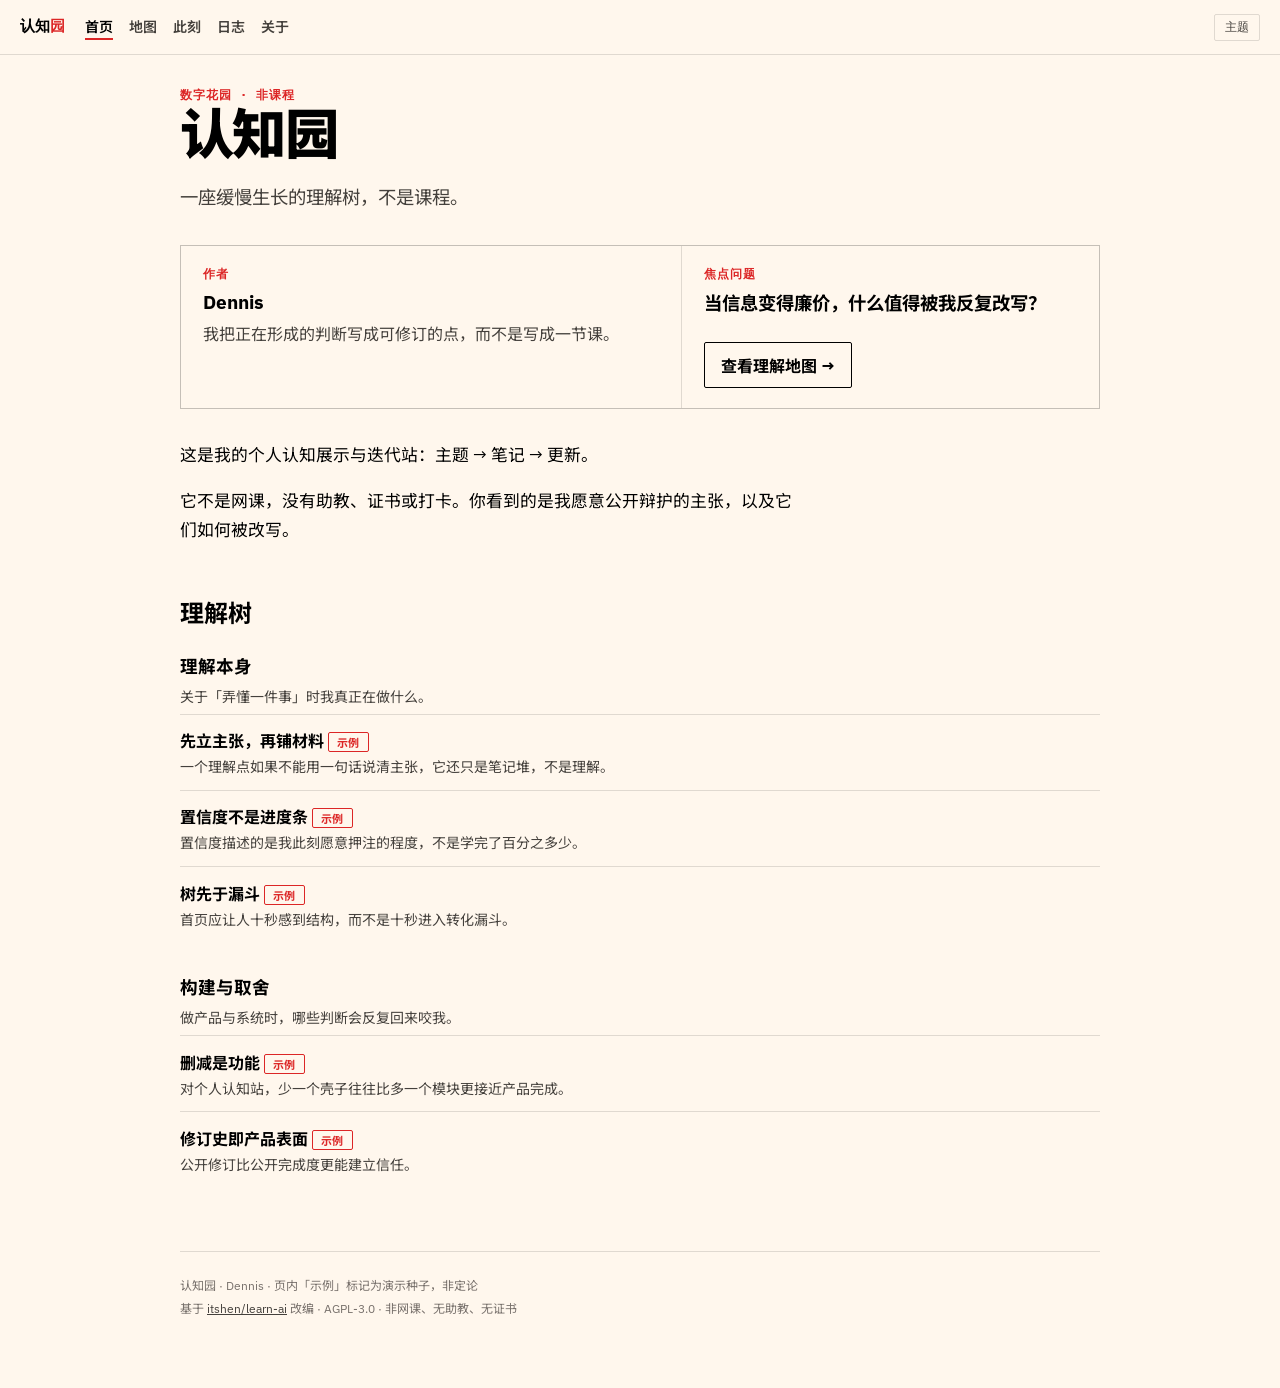
<file: index.html>
<!DOCTYPE html>
<html lang="zh-CN"><head>
<meta charset="UTF-8">
<meta http-equiv="refresh" content="0;url=docs/home.html">
<title>认知园</title>
<script>location.replace('docs/home.html');</script>
</head><body><p><a href="docs/home.html">进入认知园</a></p></body></html>
</file>
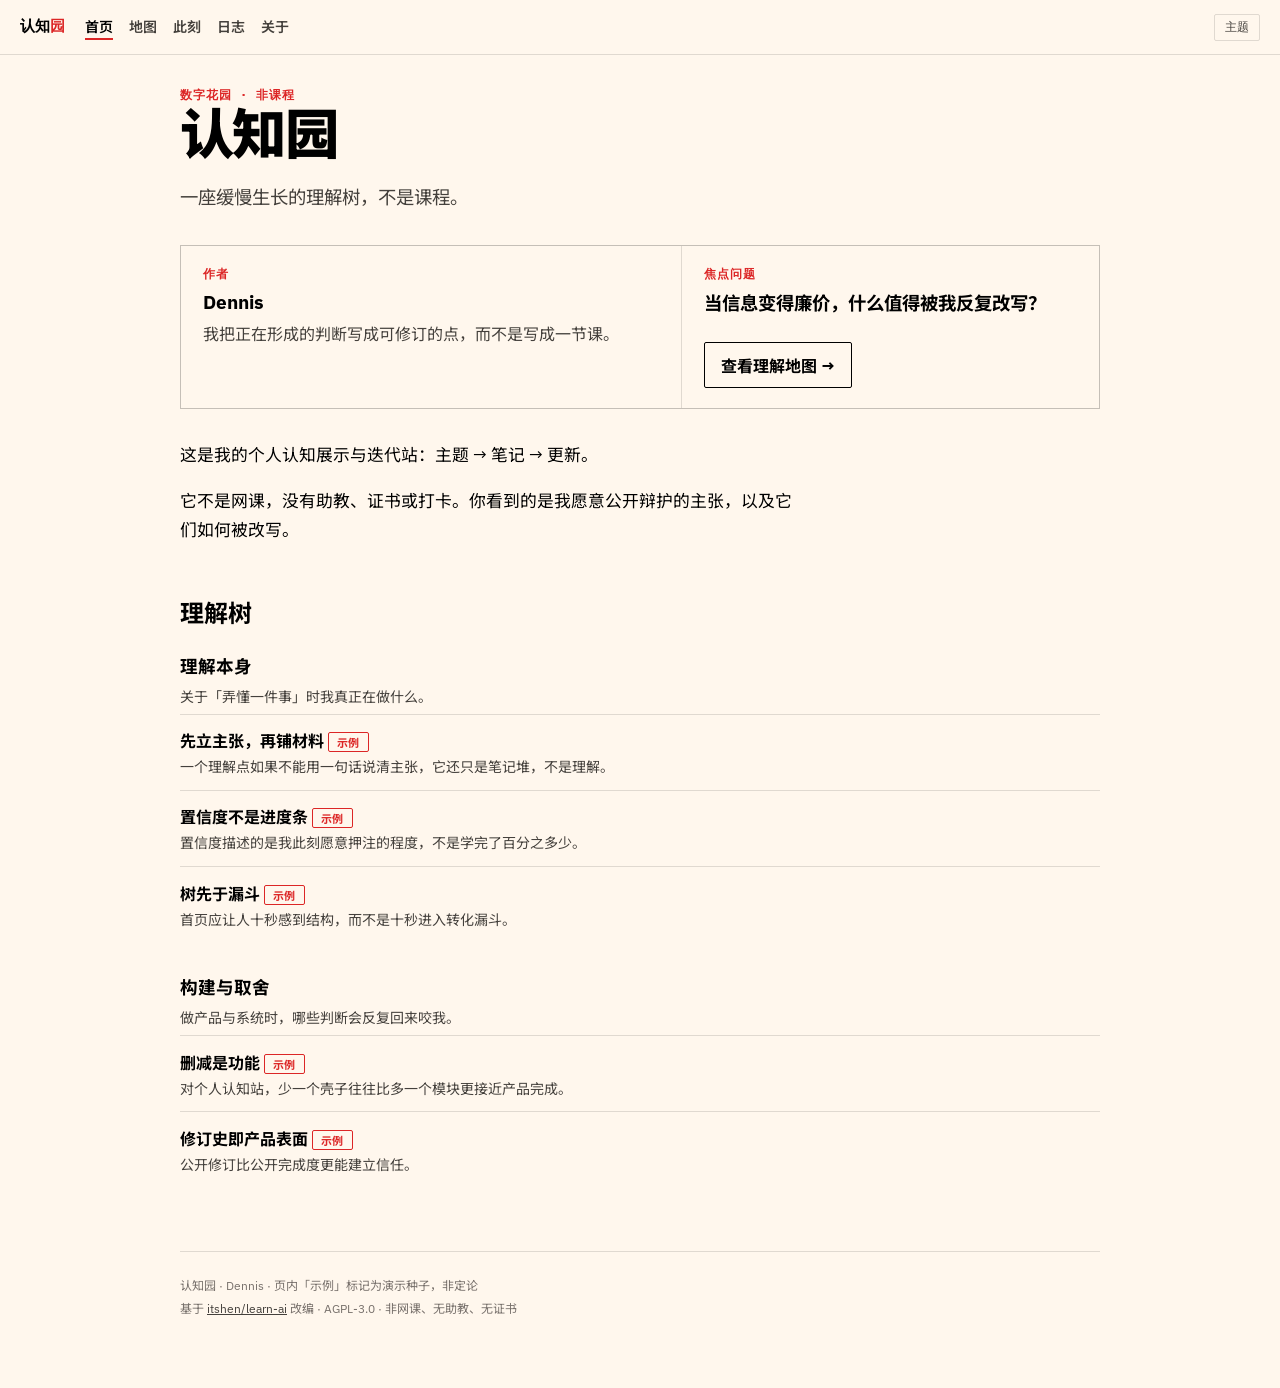
<file: docs/index.html>
<!DOCTYPE html><html lang="zh-CN"><head><meta charset="UTF-8"><meta http-equiv="refresh" content="0;url=home.html"><title>认知园</title><script>location.replace('home.html');</script></head><body><p><a href="home.html">进入认知园</a></p></body></html>
</file>
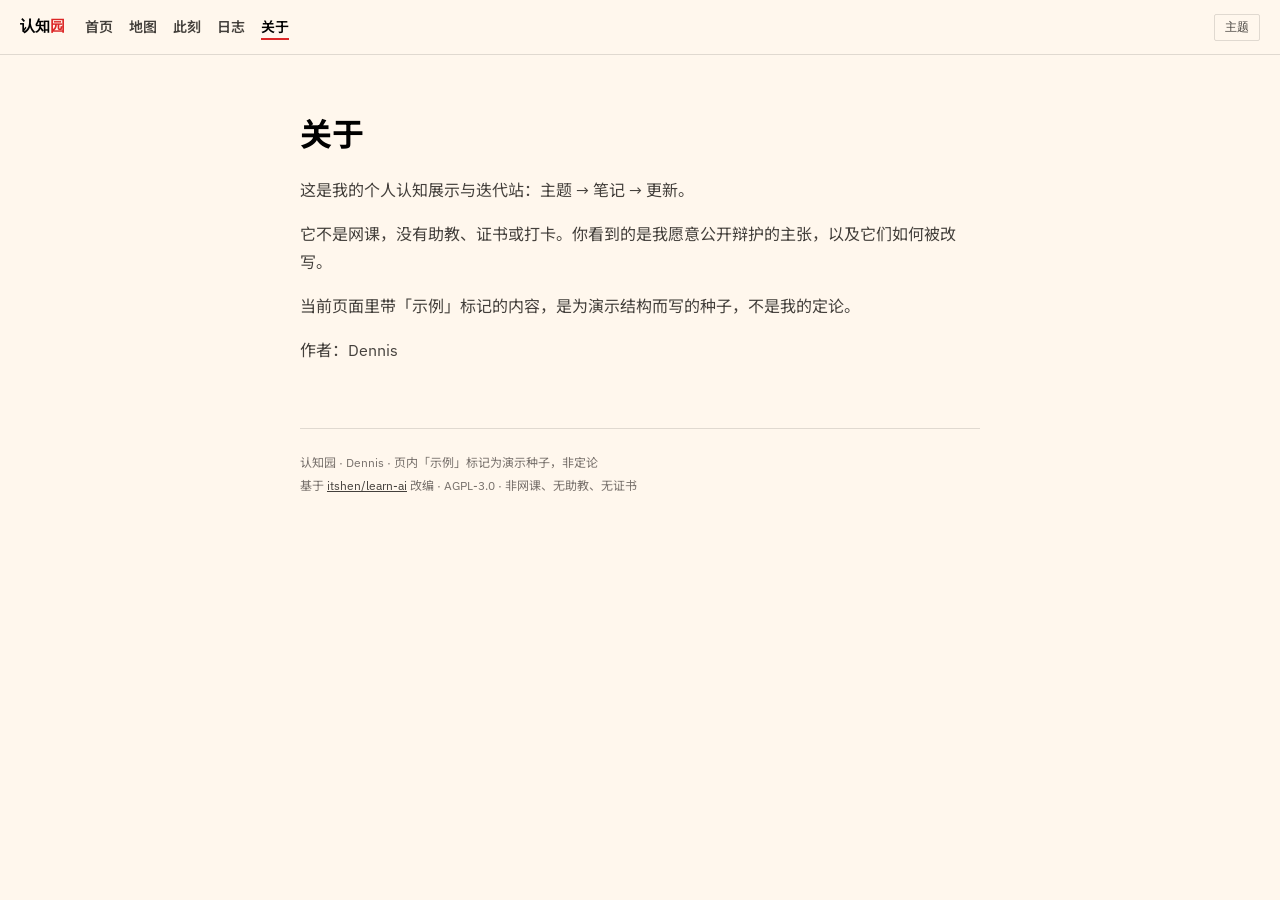
<file: docs/about.html>
<!DOCTYPE html>
<html lang="zh-CN"><head><meta charset="UTF-8"><meta name="viewport" content="width=device-width, initial-scale=1">
<title>关于 · 认知园</title><link rel="preconnect" href="https://fonts.googleapis.com">
<link rel="preconnect" href="https://fonts.gstatic.com" crossorigin>
<link href="https://fonts.googleapis.com/css2?family=IBM+Plex+Mono:wght@400;600;700&family=IBM+Plex+Sans:wght@400;600;700;800&family=Noto+Sans+SC:wght@400;700;900&display=swap" rel="stylesheet"><link rel="stylesheet" href="garden-theme.css">
<style>.wrap{max-width:68ch;margin:0 auto;padding:2rem 1.25rem}.wrap p{line-height:1.75;color:var(--sub)}</style></head><body>
<header class="topnav"><a class="brand" href="home.html">认知<span>园</span></a><nav><a href="home.html">首页</a><a href="learn.html">地图</a><a href="now.html">此刻</a><a href="log.html">日志</a><a href="about.html" class="active">关于</a></nav><span class="spacer"></span><button type="button" id="themeBtn" class="mono" style="border:1px solid var(--border);background:transparent;padding:4px 10px;border-radius:2px;cursor:pointer;font-size:12px;color:var(--sub)">主题</button></header><main class="wrap"><h1>关于</h1>
<p>这是我的个人认知展示与迭代站：主题 → 笔记 → 更新。</p><p>它不是网课，没有助教、证书或打卡。你看到的是我愿意公开辩护的主张，以及它们如何被改写。</p><p>当前页面里带「示例」标记的内容，是为演示结构而写的种子，不是我的定论。</p>
<p>作者：Dennis</p><footer class="site-footer"><div>认知园 · Dennis · 页内「示例」标记为演示种子，非定论</div><div style="margin-top:6px">基于 <a href="https://github.com/itshen/learn-ai" rel="noopener">itshen/learn-ai</a> 改编 · AGPL-3.0 · 非网课、无助教、无证书</div></footer></main><script>(function(){var btn=document.getElementById('themeBtn');function apply(t){document.documentElement.setAttribute('data-theme',t);try{localStorage.setItem('garden_theme',t)}catch(e){}}var cur='light';try{cur=localStorage.getItem('garden_theme')||'light'}catch(e){}apply(cur);if(btn)btn.onclick=function(){apply(document.documentElement.getAttribute('data-theme')==='dark'?'light':'dark')};})();</script></body></html>
</file>
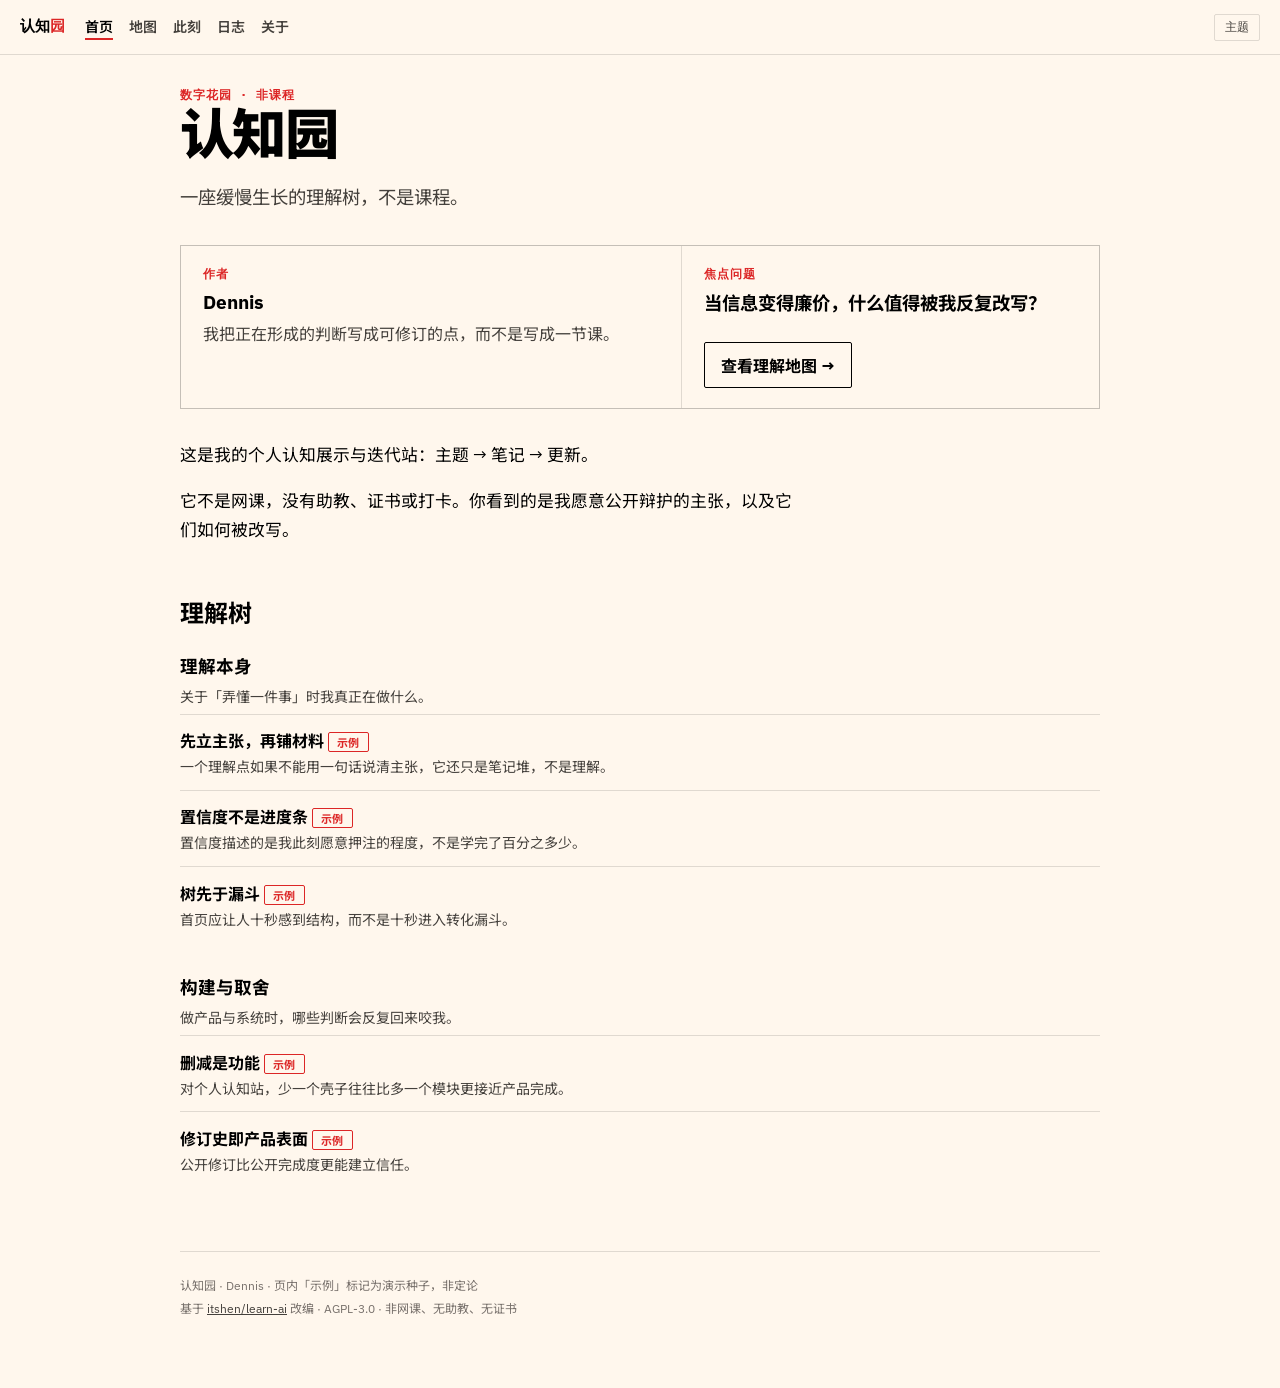
<file: docs/home.html>
<!DOCTYPE html>
<html lang="zh-CN"><head>
<meta charset="UTF-8"><meta name="viewport" content="width=device-width, initial-scale=1">
<title>认知园 · 一座缓慢生长的理解树，不是课程。</title>
<link rel="preconnect" href="https://fonts.googleapis.com">
<link rel="preconnect" href="https://fonts.gstatic.com" crossorigin>
<link href="https://fonts.googleapis.com/css2?family=IBM+Plex+Mono:wght@400;600;700&family=IBM+Plex+Sans:wght@400;600;700;800&family=Noto+Sans+SC:wght@400;700;900&display=swap" rel="stylesheet"><link rel="stylesheet" href="garden-theme.css">
<style>.wrap{max-width:920px;margin:0 auto;padding:2rem 1.25rem 3rem}.essay{font-size:1.05rem;line-height:1.75;max-width:62ch}.cta{display:inline-block;margin-top:1.25rem;padding:10px 16px;border:1px solid var(--ink);color:var(--ink);text-decoration:none;font-weight:700;border-radius:2px}.cta:hover{background:var(--ink);color:var(--paper)}.kicker{font-family:"IBM Plex Mono",monospace;font-size:12px;letter-spacing:.08em;text-transform:uppercase;color:var(--accent);font-weight:700}</style>
</head><body>
<header class="topnav"><a class="brand" href="home.html">认知<span>园</span></a><nav><a href="home.html" class="active">首页</a><a href="learn.html">地图</a><a href="now.html">此刻</a><a href="log.html">日志</a><a href="about.html">关于</a></nav><span class="spacer"></span><button type="button" id="themeBtn" class="mono" style="border:1px solid var(--border);background:transparent;padding:4px 10px;border-radius:2px;cursor:pointer;font-size:12px;color:var(--sub)">主题</button></header>
<main class="wrap">
<div class="magazine-hero"><div class="kicker">数字花园 · 非课程</div>
<h1>认知园</h1>
<p class="lede">一座缓慢生长的理解树，不是课程。</p></div>
<div class="bento">
<div><div class="kicker">作者</div><p style="font-size:1.2rem;font-weight:800;margin:.4rem 0">Dennis</p><p style="color:var(--sub);margin:0">我把正在形成的判断写成可修订的点，而不是写成一节课。</p></div>
<div><div class="kicker">焦点问题</div><p style="font-size:1.15rem;font-weight:700;margin:.4rem 0">当信息变得廉价，什么值得被我反复改写？</p><a class="cta" href="learn.html">查看理解地图 →</a></div>
</div>
<article class="essay"><p>这是我的个人认知展示与迭代站：主题 → 笔记 → 更新。</p><p>它不是网课，没有助教、证书或打卡。你看到的是我愿意公开辩护的主张，以及它们如何被改写。</p></article>
<h2 style="margin-top:3rem">理解树</h2>
<section class="tree-domain"><h2>理解本身</h2><p style="color:var(--sub);margin:0 0 .5rem;font-size:14px">关于「弄懂一件事」时我真正在做什么。</p><ul><li><a href="learn.html#points/claim-before-coverage.html">先立主张，再铺材料 <span class="example-badge">示例</span></a><span class="claim">一个理解点如果不能用一句话说清主张，它还只是笔记堆，不是理解。</span></li><li><a href="learn.html#points/confidence-is-not-progress.html">置信度不是进度条 <span class="example-badge">示例</span></a><span class="claim">置信度描述的是我此刻愿意押注的程度，不是学完了百分之多少。</span></li><li><a href="learn.html#points/tree-not-funnel.html">树先于漏斗 <span class="example-badge">示例</span></a><span class="claim">首页应让人十秒感到结构，而不是十秒进入转化漏斗。</span></li></ul></section><section class="tree-domain"><h2>构建与取舍</h2><p style="color:var(--sub);margin:0 0 .5rem;font-size:14px">做产品与系统时，哪些判断会反复回来咬我。</p><ul><li><a href="learn.html#points/cut-is-a-feature.html">删减是功能 <span class="example-badge">示例</span></a><span class="claim">对个人认知站，少一个壳子往往比多一个模块更接近产品完成。</span></li><li><a href="learn.html#points/revision-as-product.html">修订史即产品表面 <span class="example-badge">示例</span></a><span class="claim">公开修订比公开完成度更能建立信任。</span></li></ul></section>
<footer class="site-footer"><div>认知园 · Dennis · 页内「示例」标记为演示种子，非定论</div><div style="margin-top:6px">基于 <a href="https://github.com/itshen/learn-ai" rel="noopener">itshen/learn-ai</a> 改编 · AGPL-3.0 · 非网课、无助教、无证书</div></footer>
</main><script>(function(){var btn=document.getElementById('themeBtn');function apply(t){document.documentElement.setAttribute('data-theme',t);try{localStorage.setItem('garden_theme',t)}catch(e){}}var cur='light';try{cur=localStorage.getItem('garden_theme')||'light'}catch(e){}apply(cur);if(btn)btn.onclick=function(){apply(document.documentElement.getAttribute('data-theme')==='dark'?'light':'dark')};})();</script></body></html>
</file>
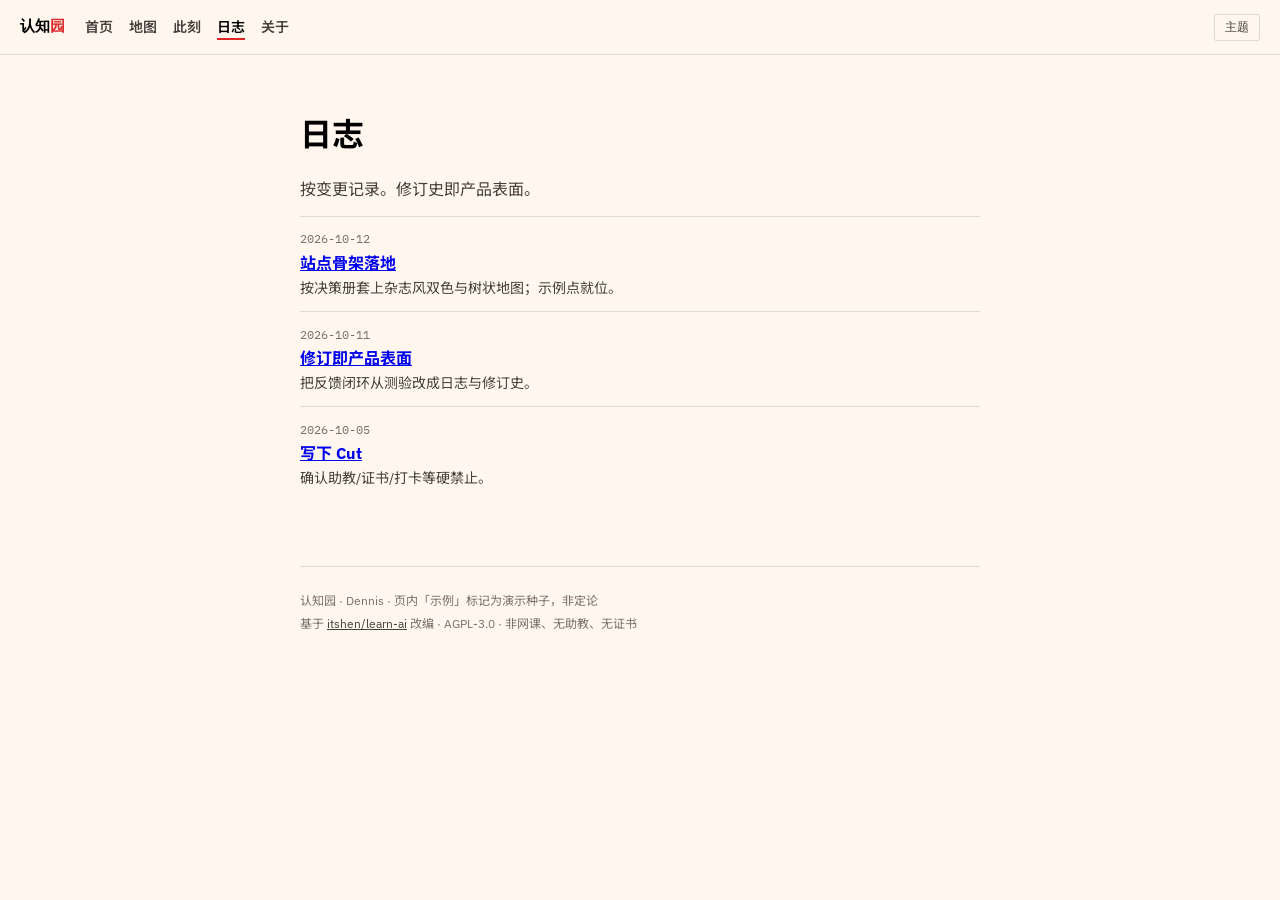
<file: docs/log.html>
<!DOCTYPE html>
<html lang="zh-CN"><head><meta charset="UTF-8"><meta name="viewport" content="width=device-width, initial-scale=1">
<title>日志 · 认知园</title><link rel="preconnect" href="https://fonts.googleapis.com">
<link rel="preconnect" href="https://fonts.gstatic.com" crossorigin>
<link href="https://fonts.googleapis.com/css2?family=IBM+Plex+Mono:wght@400;600;700&family=IBM+Plex+Sans:wght@400;600;700;800&family=Noto+Sans+SC:wght@400;700;900&display=swap" rel="stylesheet"><link rel="stylesheet" href="garden-theme.css">
<style>.wrap{max-width:68ch;margin:0 auto;padding:2rem 1.25rem}</style></head><body>
<header class="topnav"><a class="brand" href="home.html">认知<span>园</span></a><nav><a href="home.html">首页</a><a href="learn.html">地图</a><a href="now.html">此刻</a><a href="log.html" class="active">日志</a><a href="about.html">关于</a></nav><span class="spacer"></span><button type="button" id="themeBtn" class="mono" style="border:1px solid var(--border);background:transparent;padding:4px 10px;border-radius:2px;cursor:pointer;font-size:12px;color:var(--sub)">主题</button></header><main class="wrap"><h1>日志</h1>
<p style="color:var(--sub)">按变更记录。修订史即产品表面。</p>
<ul style="list-style:none;padding:0"><li style="border-top:1px solid var(--border);padding:.9rem 0"><div class="mono" style="font-size:12px;color:var(--faint)">2026-10-12</div><div style="font-weight:700;margin:.2rem 0"><a href="points/tree-not-funnel.html">站点骨架落地</a></div><div style="color:var(--sub);font-size:14px">按决策册套上杂志风双色与树状地图；示例点就位。</div></li><li style="border-top:1px solid var(--border);padding:.9rem 0"><div class="mono" style="font-size:12px;color:var(--faint)">2026-10-11</div><div style="font-weight:700;margin:.2rem 0"><a href="points/revision-as-product.html">修订即产品表面</a></div><div style="color:var(--sub);font-size:14px">把反馈闭环从测验改成日志与修订史。</div></li><li style="border-top:1px solid var(--border);padding:.9rem 0"><div class="mono" style="font-size:12px;color:var(--faint)">2026-10-05</div><div style="font-weight:700;margin:.2rem 0"><a href="points/cut-is-a-feature.html">写下 Cut</a></div><div style="color:var(--sub);font-size:14px">确认助教/证书/打卡等硬禁止。</div></li></ul><footer class="site-footer"><div>认知园 · Dennis · 页内「示例」标记为演示种子，非定论</div><div style="margin-top:6px">基于 <a href="https://github.com/itshen/learn-ai" rel="noopener">itshen/learn-ai</a> 改编 · AGPL-3.0 · 非网课、无助教、无证书</div></footer></main><script>(function(){var btn=document.getElementById('themeBtn');function apply(t){document.documentElement.setAttribute('data-theme',t);try{localStorage.setItem('garden_theme',t)}catch(e){}}var cur='light';try{cur=localStorage.getItem('garden_theme')||'light'}catch(e){}apply(cur);if(btn)btn.onclick=function(){apply(document.documentElement.getAttribute('data-theme')==='dark'?'light':'dark')};})();</script></body></html>
</file>
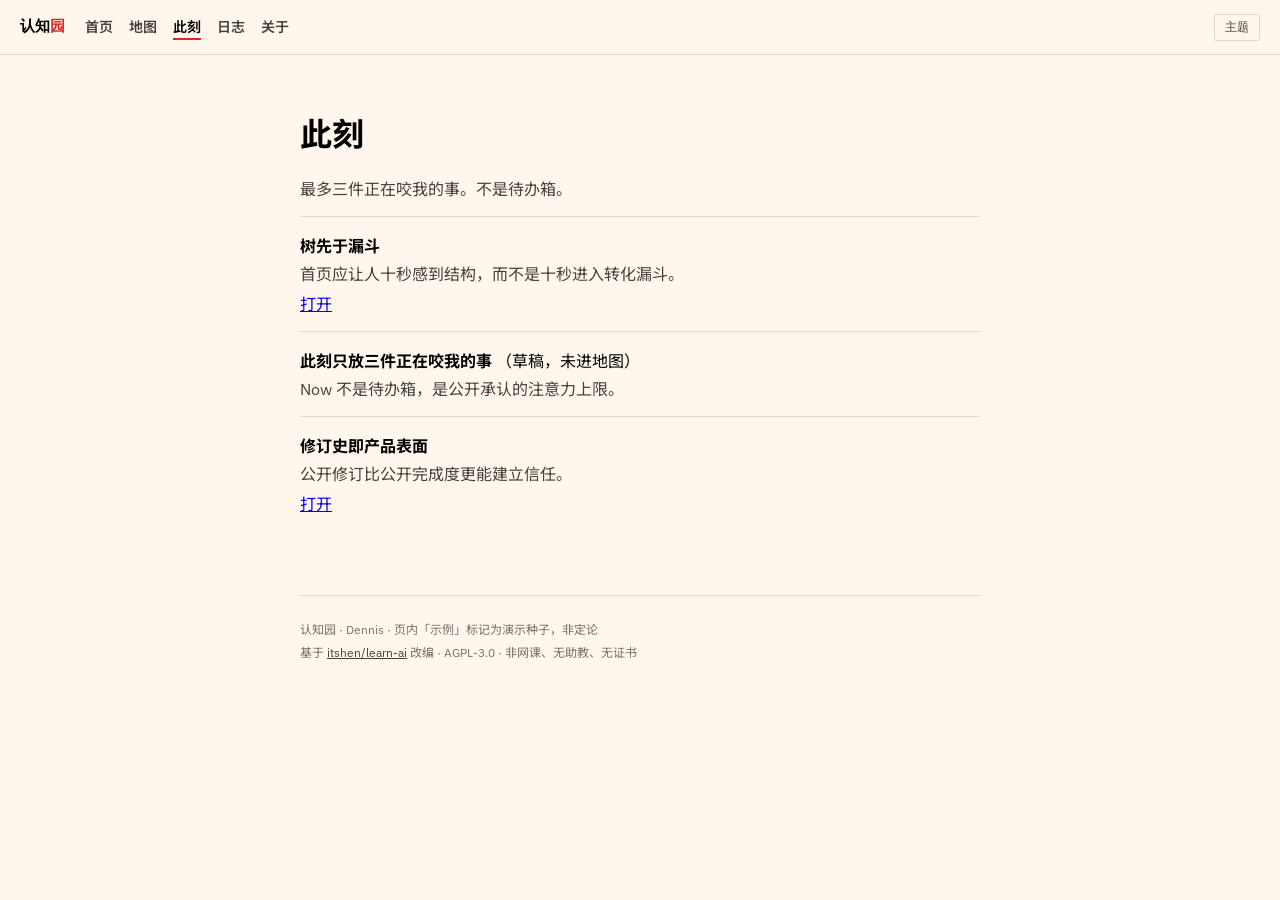
<file: docs/now.html>
<!DOCTYPE html>
<html lang="zh-CN"><head><meta charset="UTF-8"><meta name="viewport" content="width=device-width, initial-scale=1">
<title>此刻 · 认知园</title><link rel="preconnect" href="https://fonts.googleapis.com">
<link rel="preconnect" href="https://fonts.gstatic.com" crossorigin>
<link href="https://fonts.googleapis.com/css2?family=IBM+Plex+Mono:wght@400;600;700&family=IBM+Plex+Sans:wght@400;600;700;800&family=Noto+Sans+SC:wght@400;700;900&display=swap" rel="stylesheet"><link rel="stylesheet" href="garden-theme.css">
<style>.wrap{max-width:68ch;margin:0 auto;padding:2rem 1.25rem}</style></head><body>
<header class="topnav"><a class="brand" href="home.html">认知<span>园</span></a><nav><a href="home.html">首页</a><a href="learn.html">地图</a><a href="now.html" class="active">此刻</a><a href="log.html">日志</a><a href="about.html">关于</a></nav><span class="spacer"></span><button type="button" id="themeBtn" class="mono" style="border:1px solid var(--border);background:transparent;padding:4px 10px;border-radius:2px;cursor:pointer;font-size:12px;color:var(--sub)">主题</button></header><main class="wrap"><h1>此刻</h1>
<p style="color:var(--sub)">最多三件正在咬我的事。不是待办箱。</p>
<ul style="list-style:none;padding:0"><li style="border-top:1px solid var(--border);padding:1rem 0"><strong>树先于漏斗</strong> <div style="color:var(--sub);margin-top:4px">首页应让人十秒感到结构，而不是十秒进入转化漏斗。</div><div style="margin-top:6px"><a href="points/tree-not-funnel.html">打开</a></div></li><li style="border-top:1px solid var(--border);padding:1rem 0"><strong>此刻只放三件正在咬我的事</strong> （草稿，未进地图）<div style="color:var(--sub);margin-top:4px">Now 不是待办箱，是公开承认的注意力上限。</div></li><li style="border-top:1px solid var(--border);padding:1rem 0"><strong>修订史即产品表面</strong> <div style="color:var(--sub);margin-top:4px">公开修订比公开完成度更能建立信任。</div><div style="margin-top:6px"><a href="points/revision-as-product.html">打开</a></div></li></ul><footer class="site-footer"><div>认知园 · Dennis · 页内「示例」标记为演示种子，非定论</div><div style="margin-top:6px">基于 <a href="https://github.com/itshen/learn-ai" rel="noopener">itshen/learn-ai</a> 改编 · AGPL-3.0 · 非网课、无助教、无证书</div></footer></main><script>(function(){var btn=document.getElementById('themeBtn');function apply(t){document.documentElement.setAttribute('data-theme',t);try{localStorage.setItem('garden_theme',t)}catch(e){}}var cur='light';try{cur=localStorage.getItem('garden_theme')||'light'}catch(e){}apply(cur);if(btn)btn.onclick=function(){apply(document.documentElement.getAttribute('data-theme')==='dark'?'light':'dark')};})();</script></body></html>
</file>
<file: docs/garden-theme.css>
/* garden-theme.css — magazine + high-duotone + mono-accent | AGPL derivative */
:root, [data-theme="light"] {
  --bg: #FFF7ED; --bg-dim: #FFEDD5; --card: #FFFFFF; --card-2: #FFF7ED;
  --text: #000000; --sub: #44403C; --faint: #78716C;
  --accent: #DC2626; --accent-soft: #FEE2E2; --danger: #DC2626;
  --border: rgba(0,0,0,0.12); --hover: rgba(0,0,0,0.04);
  --shadow-card: none; --shadow-pop: 0 1px 0 rgba(0,0,0,0.08);
  --radius: 4px; --radius-sm: 2px; --content-w: 68ch;
  --ink: #000; --paper: #FFF7ED; color-scheme: light;
}
[data-theme="dark"] {
  --bg: #0A0A0A; --bg-dim: #171717; --card: #141414; --card-2: #0A0A0A;
  --text: #FAFAF9; --sub: #A8A29E; --faint: #78716C;
  --accent: #F87171; --accent-soft: rgba(248,113,113,0.14);
  --border: rgba(255,255,255,0.14); --hover: rgba(255,255,255,0.06);
  --ink: #FAFAF9; --paper: #0A0A0A; color-scheme: dark;
}
html, body {
  font-family: "IBM Plex Sans", "Noto Sans SC", "PingFang SC", "Helvetica Neue", Arial, sans-serif;
  background: var(--paper); color: var(--ink); margin: 0;
}
code, .mono, .brand, .claim-bar, .meta-line, kbd {
  font-family: "IBM Plex Mono", "SF Mono", ui-monospace, Menlo, Consolas, monospace;
}
.claim-bar {
  border-left: 3px solid var(--accent); padding: 0.6rem 0 0.6rem 1rem;
  margin: 1.25rem 0; font-size: 1.25rem; font-weight: 700; line-height: 1.45;
}
.example-badge {
  display: inline-block; font-size: 11px; font-weight: 700; letter-spacing: 0.04em;
  border: 1px solid var(--accent); color: var(--accent); padding: 1px 8px; border-radius: 2px;
}
.meta-line { font-size: 13px; color: var(--sub); margin: 0.5rem 0 1.25rem; }
.meta-line span + span::before { content: " · "; color: var(--faint); }
.topnav {
  display: flex; align-items: center; gap: 1.25rem;
  padding: 0.85rem 1.25rem; border-bottom: 1px solid var(--border);
  position: sticky; top: 0; background: var(--paper); z-index: 40;
}
.topnav .brand { font-weight: 800; font-size: 15px; text-decoration: none; color: var(--ink); }
.topnav .brand span { color: var(--accent); }
.topnav nav { display: flex; gap: 1rem; overflow-x: auto; }
.topnav a {
  color: var(--sub); text-decoration: none; font-size: 14px; font-weight: 600;
  white-space: nowrap; border-bottom: 2px solid transparent; padding: 2px 0;
}
.topnav a:hover, .topnav a.active { color: var(--ink); border-bottom-color: var(--accent); }
.topnav .spacer { flex: 1; }
.site-footer {
  margin-top: 4rem; padding: 1.5rem 0; border-top: 1px solid var(--border);
  font-size: 12px; color: var(--faint);
}
.site-footer a { color: var(--sub); }
.magazine-hero h1 {
  font-size: clamp(2rem, 5vw, 3.4rem); line-height: 1.1; letter-spacing: -0.03em;
  font-weight: 900; margin: 0 0 0.75rem;
}
.magazine-hero .lede { font-size: 1.15rem; color: var(--sub); max-width: 42ch; line-height: 1.65; }
.bento {
  display: grid; grid-template-columns: 1.2fr 1fr; gap: 1px; background: var(--border);
  border: 1px solid var(--border); margin: 2rem 0;
}
.bento > * { background: var(--paper); padding: 1.25rem 1.35rem; }
@media (max-width: 720px) { .bento { grid-template-columns: 1fr; } }
.tree-domain { margin: 1.5rem 0 2rem; }
.tree-domain h2 { font-size: 1.1rem; margin: 0 0 0.5rem; }
.tree-domain ul { list-style: none; padding: 0; margin: 0; }
.tree-domain li { border-top: 1px solid var(--border); padding: 0.85rem 0; }
.tree-domain a { color: var(--ink); text-decoration: none; font-weight: 700; }
.tree-domain a:hover { color: var(--accent); }
.tree-domain .claim { display: block; color: var(--sub); font-weight: 400; font-size: 14px; margin-top: 0.25rem; }
</file>
